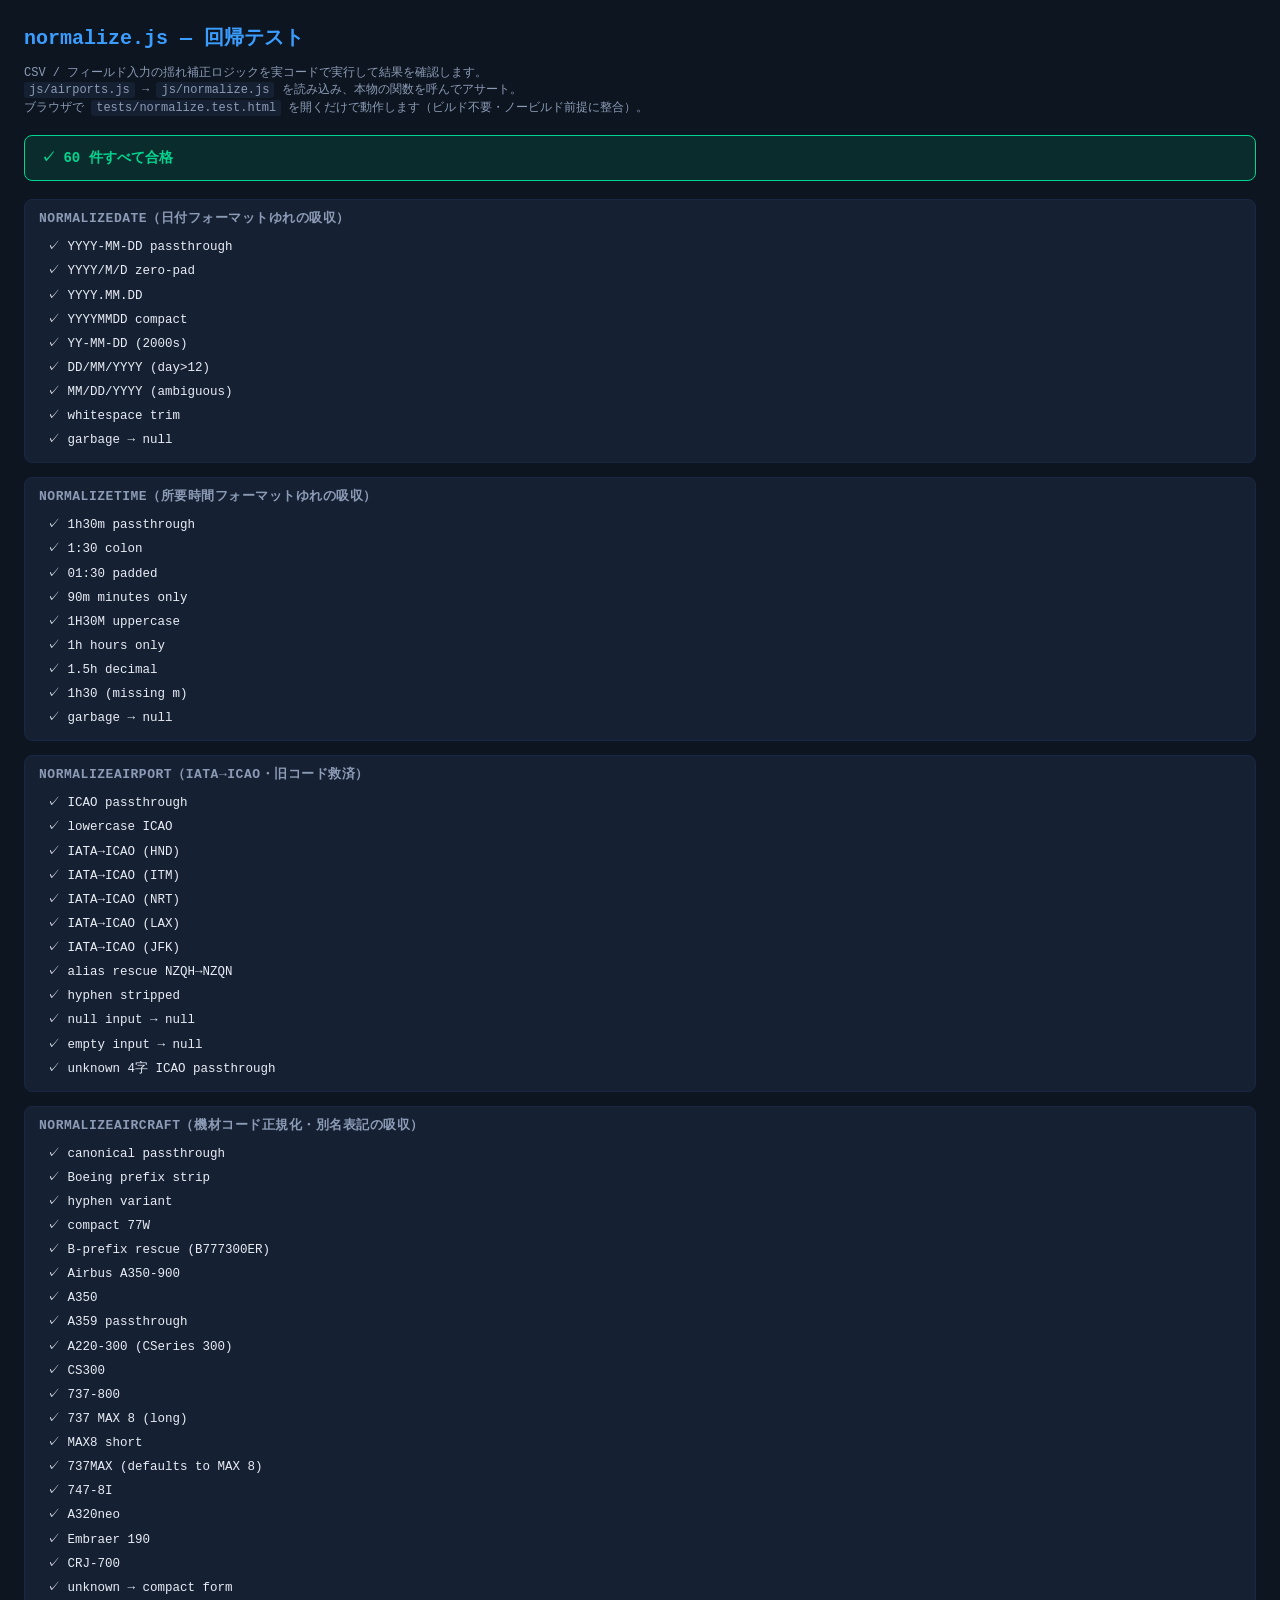
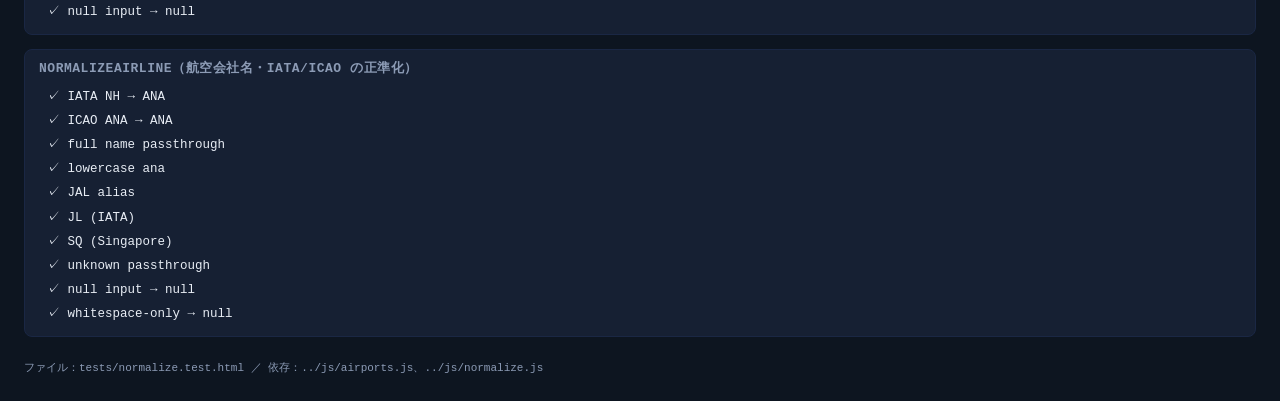
<file: tests/normalize.test.html>
<!DOCTYPE html>
<html lang="ja">
<head>
<meta charset="utf-8">
<title>normalize.js テスト</title>
<style>
  :root{
    --bg:#0d1520; --card:#162033; --border:#1a2744;
    --text:#e8edf5; --text-2:#8c9bb5; --accent:#3b9eff;
    --green:#00d68f; --red:#ff4d6a; --amber:#ffb020;
  }
  *{box-sizing:border-box;}
  body{font-family:ui-monospace,'JetBrains Mono',Menlo,monospace;background:var(--bg);color:var(--text);
       margin:0;padding:24px;line-height:1.45;}
  h1{color:var(--accent);font-size:20px;margin:0 0 4px;}
  .intro{color:var(--text-2);font-size:12px;margin-bottom:18px;}
  .intro code{background:var(--card);padding:1px 5px;border-radius:3px;}
  .summary{padding:12px 16px;border-radius:8px;font-weight:700;font-size:14px;margin:18px 0;}
  .summary.ok  {background:rgba(0,214,143,0.12);border:1px solid var(--green);color:var(--green);}
  .summary.fail{background:rgba(255,77,106,0.12);border:1px solid var(--red);  color:var(--red);}
  .group{margin:14px 0;background:var(--card);border:1px solid var(--border);border-radius:8px;
         padding:10px 14px;}
  .group h2{font-size:13px;color:var(--text-2);margin:0 0 6px;text-transform:uppercase;letter-spacing:0.04em;}
  .case{padding:3px 0;font-size:12.5px;border-left:3px solid transparent;padding-left:8px;margin-left:-3px;}
  .pass{color:var(--green);}
  .fail{color:var(--red);border-left-color:var(--red);background:rgba(255,77,106,0.06);}
  .label{color:var(--text);}
  .expected{color:var(--text-2);}
  .got{color:var(--amber);}
  .meta{color:var(--text-2);font-size:11px;margin-top:24px;}
</style>
</head>
<body>
<h1>normalize.js — 回帰テスト</h1>
<p class="intro">
  CSV / フィールド入力の揺れ補正ロジックを実コードで実行して結果を確認します。<br>
  <code>js/airports.js</code> → <code>js/normalize.js</code> を読み込み、本物の関数を呼んでアサート。<br>
  ブラウザで <code>tests/normalize.test.html</code> を開くだけで動作します（ビルド不要・ノービルド前提に整合）。
</p>
<div id="summary" class="summary"></div>
<div id="results"></div>
<div class="meta">ファイル：<code>tests/normalize.test.html</code> ／ 依存：<code>../js/airports.js</code>、<code>../js/normalize.js</code></div>

<!-- 実コードを読み込む（バージョンクエリ不要：file:// から手で開く前提） -->
<script src="../js/airports.js"></script>
<script src="../js/normalize.js"></script>

<script>
// =========================== ミニ assert ハーネス ===========================
// 依存追加なし。eq(label, actual, expected) で 1 ケース。group(name) でセクション切り替え。
// 最後に done() を呼ぶと合計をサマリーに表示。
let _passed = 0, _failed = 0;
let _currentGroup = null;

function group(name){
  const div = document.createElement('div');
  div.className = 'group';
  const h2 = document.createElement('h2');
  h2.textContent = name;
  div.appendChild(h2);
  document.getElementById('results').appendChild(div);
  _currentGroup = div;
}

function eq(label, actual, expected){
  const ok = (actual === expected) ||
             (Number.isNaN(actual) && Number.isNaN(expected));
  const row = document.createElement('div');
  row.className = 'case ' + (ok ? 'pass' : 'fail');
  if(ok){
    row.innerHTML = '<span class="label">✓ ' + escapeHtml(label) + '</span>';
    _passed++;
  } else {
    row.innerHTML = '<span class="label">✗ ' + escapeHtml(label) + '</span> ' +
                    '<span class="expected">expected ' + escapeHtml(JSON.stringify(expected)) + '</span> ' +
                    '<span class="got">got ' + escapeHtml(JSON.stringify(actual)) + '</span>';
    _failed++;
  }
  _currentGroup.appendChild(row);
}

function escapeHtml(s){
  return String(s).replace(/[&<>"']/g, ch => ({
    '&':'&amp;','<':'&lt;','>':'&gt;','"':'&quot;',"'":'&#39;'
  }[ch]));
}

function done(){
  const total = _passed + _failed;
  const sum = document.getElementById('summary');
  if(_failed === 0){
    sum.className = 'summary ok';
    sum.textContent = '✓ ' + total + ' 件すべて合格';
  } else {
    sum.className = 'summary fail';
    sum.textContent = '✗ ' + _failed + ' / ' + total + ' 件失敗';
  }
}

// ============================ テストケース ============================

// ---- normalizeDate ----
group('normalizeDate（日付フォーマットゆれの吸収）');
eq('YYYY-MM-DD passthrough',  normalizeDate('2025-06-01'), '2025-06-01');
eq('YYYY/M/D zero-pad',       normalizeDate('2025/6/1'),   '2025-06-01');
eq('YYYY.MM.DD',              normalizeDate('2025.06.01'), '2025-06-01');
eq('YYYYMMDD compact',        normalizeDate('20250601'),   '2025-06-01');
eq('YY-MM-DD (2000s)',        normalizeDate('25-06-01'),   '2025-06-01');
eq('DD/MM/YYYY (day>12)',     normalizeDate('25/06/2025'), '2025-06-25');
eq('MM/DD/YYYY (ambiguous)',  normalizeDate('06/01/2025'), '2025-06-01');
eq('whitespace trim',         normalizeDate('  2025-06-01  '), '2025-06-01');
eq('garbage → null',          normalizeDate('hello'),      null);

// ---- normalizeTime ----
group('normalizeTime（所要時間フォーマットゆれの吸収）');
eq('1h30m passthrough', normalizeTime('1h30m'),  '1h30m');
eq('1:30 colon',         normalizeTime('1:30'),   '1h30m');
eq('01:30 padded',       normalizeTime('01:30'),  '1h30m');
eq('90m minutes only',   normalizeTime('90m'),    '1h30m');
eq('1H30M uppercase',    normalizeTime('1H30M'),  '1h30m');
eq('1h hours only',      normalizeTime('1h'),     '1h00m');
eq('1.5h decimal',       normalizeTime('1.5h'),   '1h30m');
eq('1h30 (missing m)',   normalizeTime('1h30'),   '1h30m');
eq('garbage → null',     normalizeTime('hello'),  null);

// ---- normalizeAirport ----
group('normalizeAirport（IATA→ICAO・旧コード救済）');
eq('ICAO passthrough',       normalizeAirport('RJTT'), 'RJTT');
eq('lowercase ICAO',         normalizeAirport('rjtt'), 'RJTT');
eq('IATA→ICAO (HND)',        normalizeAirport('HND'),  'RJTT');
eq('IATA→ICAO (ITM)',        normalizeAirport('ITM'),  'RJOO');
eq('IATA→ICAO (NRT)',        normalizeAirport('NRT'),  'RJAA');
eq('IATA→ICAO (LAX)',        normalizeAirport('LAX'),  'KLAX');
eq('IATA→ICAO (JFK)',        normalizeAirport('JFK'),  'KJFK');
eq('alias rescue NZQH→NZQN', normalizeAirport('NZQH'), 'NZQN');
eq('hyphen stripped',        normalizeAirport('R-JTT'), 'RJTT');
eq('null input → null',      normalizeAirport(null), null);
eq('empty input → null',     normalizeAirport(''),   null);
eq('unknown 4字 ICAO passthrough', normalizeAirport('ZZZZ'), 'ZZZZ');

// ---- normalizeAircraft ----
group('normalizeAircraft（機材コード正規化・別名表記の吸収）');
eq('canonical passthrough',  normalizeAircraft('B77W'),             'B77W');
eq('Boeing prefix strip',    normalizeAircraft('Boeing 777-300ER'), 'B77W');
eq('hyphen variant',         normalizeAircraft('777-300ER'),        'B77W');
eq('compact 77W',            normalizeAircraft('77W'),              'B77W');
eq('B-prefix rescue (B777300ER)', normalizeAircraft('B777300ER'),   'B77W');
eq('Airbus A350-900',        normalizeAircraft('A350-900'),         'A359');
eq('A350',                   normalizeAircraft('A350'),             'A359');
eq('A359 passthrough',       normalizeAircraft('A359'),             'A359');
eq('A220-300 (CSeries 300)', normalizeAircraft('A220-300'),         'BCS3');
eq('CS300',                  normalizeAircraft('CS300'),            'BCS3');
eq('737-800',                normalizeAircraft('737-800'),          'B738');
eq('737 MAX 8 (long)',       normalizeAircraft('737MAX8'),          'B38M');
eq('MAX8 short',             normalizeAircraft('MAX8'),             'B38M');
eq('737MAX (defaults to MAX 8)', normalizeAircraft('737MAX'),       'B38M');
eq('747-8I',                 normalizeAircraft('747-8I'),           'B748');
eq('A320neo',                normalizeAircraft('A320neo'),          'A320');
eq('Embraer 190',            normalizeAircraft('EMB190'),           'E190');
eq('CRJ-700',                normalizeAircraft('CRJ-700'),          'CRJ7');
eq('unknown → compact form', normalizeAircraft('Foo-123'),          'FOO123');
eq('null input → null',      normalizeAircraft(null),               null);

// ---- normalizeAirline ----
group('normalizeAirline（航空会社名・IATA/ICAO の正準化）');
eq('IATA NH → ANA',          normalizeAirline('NH'),  'All Nippon Airways');
eq('ICAO ANA → ANA',         normalizeAirline('ANA'), 'All Nippon Airways');
eq('full name passthrough',  normalizeAirline('All Nippon Airways'), 'All Nippon Airways');
eq('lowercase ana',          normalizeAirline('ana'), 'All Nippon Airways');
eq('JAL alias',              normalizeAirline('JAL'), 'Japan Airlines');
eq('JL (IATA)',              normalizeAirline('JL'),  'Japan Airlines');
eq('SQ (Singapore)',         normalizeAirline('SQ'),  'Singapore Airlines');
eq('unknown passthrough',    normalizeAirline('My Custom Airline'), 'My Custom Airline');
eq('null input → null',      normalizeAirline(null), null);
eq('whitespace-only → null', normalizeAirline('   '), null);

done();
</script>
</body>
</html>
</file>
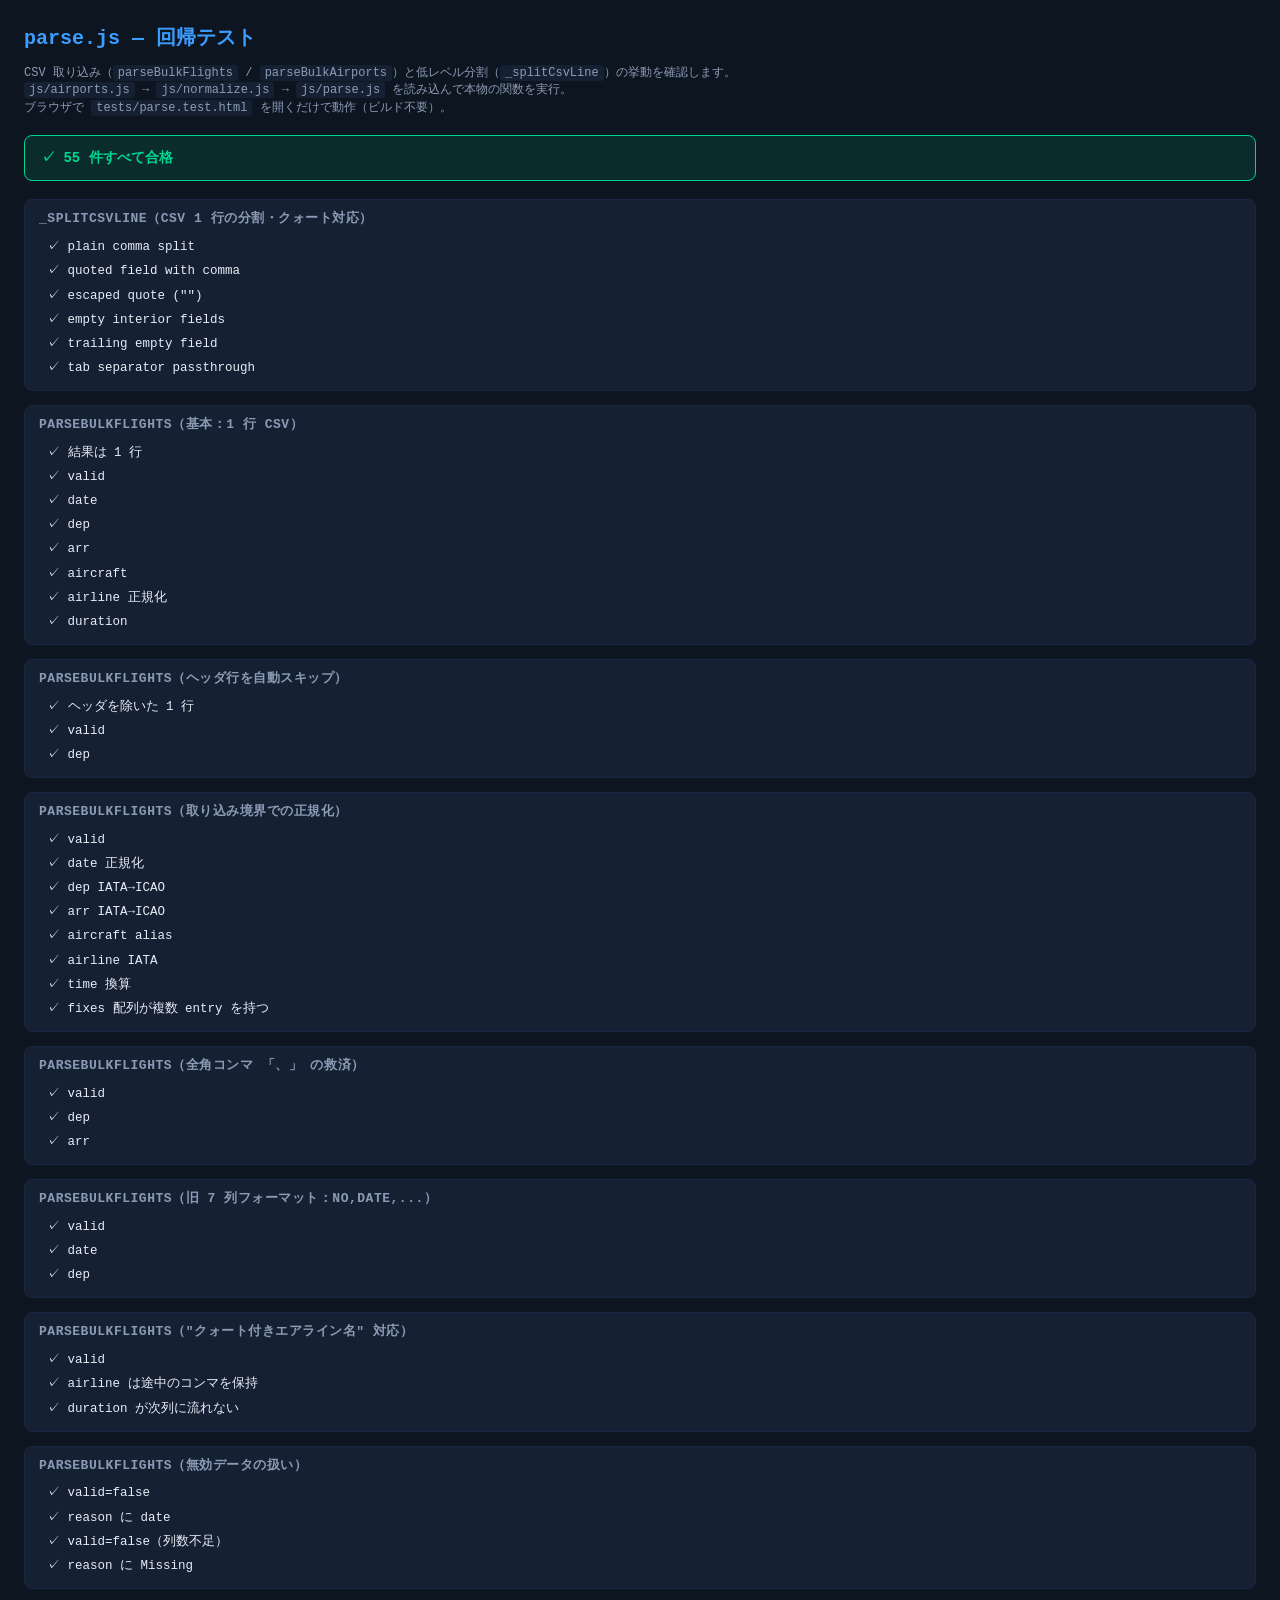
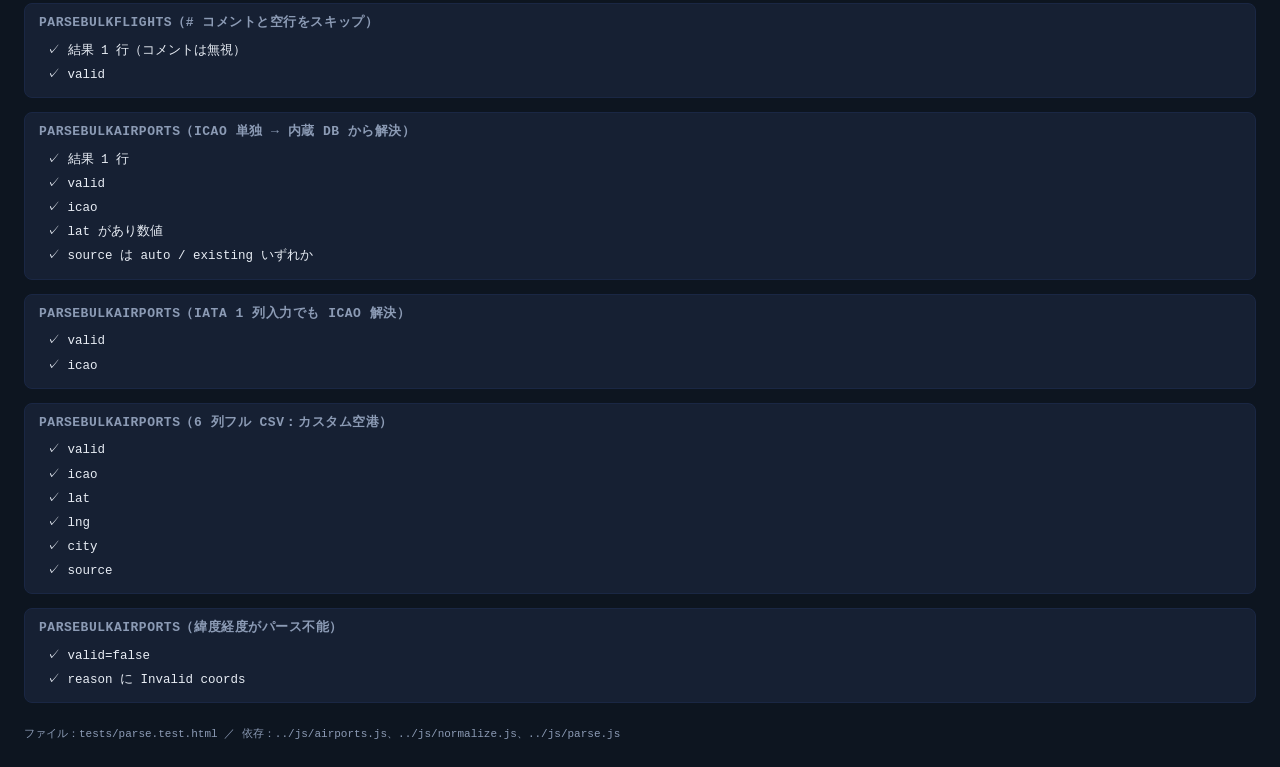
<file: tests/parse.test.html>
<!DOCTYPE html>
<html lang="ja">
<head>
<meta charset="utf-8">
<title>parse.js テスト</title>
<style>
  :root{
    --bg:#0d1520; --card:#162033; --border:#1a2744;
    --text:#e8edf5; --text-2:#8c9bb5; --accent:#3b9eff;
    --green:#00d68f; --red:#ff4d6a; --amber:#ffb020;
  }
  *{box-sizing:border-box;}
  body{font-family:ui-monospace,'JetBrains Mono',Menlo,monospace;background:var(--bg);color:var(--text);
       margin:0;padding:24px;line-height:1.45;}
  h1{color:var(--accent);font-size:20px;margin:0 0 4px;}
  .intro{color:var(--text-2);font-size:12px;margin-bottom:18px;}
  .intro code{background:var(--card);padding:1px 5px;border-radius:3px;}
  .summary{padding:12px 16px;border-radius:8px;font-weight:700;font-size:14px;margin:18px 0;}
  .summary.ok  {background:rgba(0,214,143,0.12);border:1px solid var(--green);color:var(--green);}
  .summary.fail{background:rgba(255,77,106,0.12);border:1px solid var(--red);  color:var(--red);}
  .group{margin:14px 0;background:var(--card);border:1px solid var(--border);border-radius:8px;
         padding:10px 14px;}
  .group h2{font-size:13px;color:var(--text-2);margin:0 0 6px;text-transform:uppercase;letter-spacing:0.04em;}
  .case{padding:3px 0;font-size:12.5px;border-left:3px solid transparent;padding-left:8px;margin-left:-3px;}
  .pass{color:var(--green);}
  .fail{color:var(--red);border-left-color:var(--red);background:rgba(255,77,106,0.06);}
  .label{color:var(--text);}
  .expected{color:var(--text-2);}
  .got{color:var(--amber);}
  .meta{color:var(--text-2);font-size:11px;margin-top:24px;}
</style>
</head>
<body>
<h1>parse.js — 回帰テスト</h1>
<p class="intro">
  CSV 取り込み（<code>parseBulkFlights</code> / <code>parseBulkAirports</code>）と低レベル分割（<code>_splitCsvLine</code>）の挙動を確認します。<br>
  <code>js/airports.js</code> → <code>js/normalize.js</code> → <code>js/parse.js</code> を読み込んで本物の関数を実行。<br>
  ブラウザで <code>tests/parse.test.html</code> を開くだけで動作（ビルド不要）。
</p>
<div id="summary" class="summary"></div>
<div id="results"></div>
<div class="meta">ファイル：<code>tests/parse.test.html</code> ／ 依存：<code>../js/airports.js</code>、<code>../js/normalize.js</code>、<code>../js/parse.js</code></div>

<!-- 実コードを読み込む -->
<script src="../js/airports.js"></script>
<script src="../js/normalize.js"></script>
<script src="../js/parse.js"></script>

<script>
// =========================== ミニ assert ハーネス ===========================
// normalize.test.html と同じ仕組み。プリミティブは eq、配列は arrEq で比較。
let _passed = 0, _failed = 0;
let _currentGroup = null;

function group(name){
  const div = document.createElement('div');
  div.className = 'group';
  const h2 = document.createElement('h2');
  h2.textContent = name;
  div.appendChild(h2);
  document.getElementById('results').appendChild(div);
  _currentGroup = div;
}

function eq(label, actual, expected){
  const ok = (actual === expected) ||
             (Number.isNaN(actual) && Number.isNaN(expected));
  _record(label, ok, actual, expected);
}

// 配列 / オブジェクトの shallow 比較は JSON.stringify でカバー（順序依存に注意）
function arrEq(label, actual, expected){
  const ok = JSON.stringify(actual) === JSON.stringify(expected);
  _record(label, ok, actual, expected);
}

function _record(label, ok, actual, expected){
  const row = document.createElement('div');
  row.className = 'case ' + (ok ? 'pass' : 'fail');
  if(ok){
    row.innerHTML = '<span class="label">✓ ' + escapeHtml(label) + '</span>';
    _passed++;
  } else {
    row.innerHTML = '<span class="label">✗ ' + escapeHtml(label) + '</span> ' +
                    '<span class="expected">expected ' + escapeHtml(JSON.stringify(expected)) + '</span> ' +
                    '<span class="got">got ' + escapeHtml(JSON.stringify(actual)) + '</span>';
    _failed++;
  }
  _currentGroup.appendChild(row);
}

function escapeHtml(s){
  return String(s).replace(/[&<>"']/g, ch => ({
    '&':'&amp;','<':'&lt;','>':'&gt;','"':'&quot;',"'":'&#39;'
  }[ch]));
}

function done(){
  const total = _passed + _failed;
  const sum = document.getElementById('summary');
  if(_failed === 0){
    sum.className = 'summary ok';
    sum.textContent = '✓ ' + total + ' 件すべて合格';
  } else {
    sum.className = 'summary fail';
    sum.textContent = '✗ ' + _failed + ' / ' + total + ' 件失敗';
  }
}

// ============================ テストケース ============================

// ---- _splitCsvLine ----（クォート / エスケープ / 全角コンマ）
group('_splitCsvLine（CSV 1 行の分割・クォート対応）');
arrEq('plain comma split',         _splitCsvLine('a,b,c', ','),       ['a','b','c']);
arrEq('quoted field with comma',   _splitCsvLine('a,"b,c",d', ','),   ['a','b,c','d']);
arrEq('escaped quote ("")',        _splitCsvLine('"a""b",c', ','),    ['a"b','c']);
arrEq('empty interior fields',     _splitCsvLine('a,,c', ','),        ['a','','c']);
arrEq('trailing empty field',      _splitCsvLine('a,b,', ','),        ['a','b','']);
arrEq('tab separator passthrough', _splitCsvLine('a\tb\tc', '\t'),    ['a','b','c']);

// ---- parseBulkFlights ---- 単純な happy path
group('parseBulkFlights（基本：1 行 CSV）');
{
  const r = parseBulkFlights('2025-06-01,RJTT,RJOO,B772,ANA,1h30m');
  eq('結果は 1 行',     r.length, 1);
  eq('valid',           r[0].valid, true);
  eq('date',            r[0].date, '2025-06-01');
  eq('dep',             r[0].dep,  'RJTT');
  eq('arr',             r[0].arr,  'RJOO');
  eq('aircraft',        r[0].ac,   'B772');
  eq('airline 正規化', r[0].al,   'All Nippon Airways');
  eq('duration',        r[0].t,    '1h30m');
}

// ヘッダ行検出
group('parseBulkFlights（ヘッダ行を自動スキップ）');
{
  const csv = 'date,dep,arr,aircraft,airline,duration\n' +
              '2025-06-01,RJTT,RJOO,B772,ANA,1h30m';
  const r = parseBulkFlights(csv);
  eq('ヘッダを除いた 1 行', r.length, 1);
  eq('valid',               r[0].valid, true);
  eq('dep',                 r[0].dep, 'RJTT');
}

// 正規化が走るケース（日付・IATA・機材・エアライン）
group('parseBulkFlights（取り込み境界での正規化）');
{
  const r = parseBulkFlights('2025/6/1,HND,ITM,777-300ER,NH,90m');
  eq('valid',          r[0].valid, true);
  eq('date 正規化',   r[0].date, '2025-06-01');
  eq('dep IATA→ICAO', r[0].dep,  'RJTT');
  eq('arr IATA→ICAO', r[0].arr,  'RJOO');
  eq('aircraft alias', r[0].ac,   'B77W');
  eq('airline IATA',   r[0].al,   'All Nippon Airways');
  eq('time 換算',      r[0].t,    '1h30m');
  eq('fixes 配列が複数 entry を持つ', r[0].fixes.length >= 5, true);
}

// 全角コンマ（、）混入を救済
group('parseBulkFlights（全角コンマ 「、」 の救済）');
{
  const r = parseBulkFlights('2025-06-01、RJTT、RJOO、B772、ANA、1h30m');
  eq('valid',  r[0].valid, true);
  eq('dep',    r[0].dep,   'RJTT');
  eq('arr',    r[0].arr,   'RJOO');
}

// レガシー 7 列フォーマット（先頭に No 列）
group('parseBulkFlights（旧 7 列フォーマット：No,date,...）');
{
  const r = parseBulkFlights('1,2025-06-01,RJTT,RJOO,B772,ANA,1h30m');
  eq('valid',  r[0].valid, true);
  eq('date',   r[0].date,  '2025-06-01');
  eq('dep',    r[0].dep,   'RJTT');
}

// クォートで囲まれたエアライン（コンマ含む）
group('parseBulkFlights（"クォート付きエアライン名" 対応）');
{
  const r = parseBulkFlights('2025-06-01,RJTT,RJOO,B772,"Singapore Airlines, Ltd",1h30m');
  eq('valid',     r[0].valid, true);
  eq('airline は途中のコンマを保持', r[0].al, 'Singapore Airlines, Ltd');
  eq('duration が次列に流れない',   r[0].t,  '1h30m');
}

// 無効データ：パース不能な日付
group('parseBulkFlights（無効データの扱い）');
{
  const r = parseBulkFlights('hello,RJTT,RJOO,B772,ANA,1h30m');
  eq('valid=false',      r[0].valid, false);
  eq('reason に date',   /date/i.test(r[0].reason || ''), true);
}
{
  const r = parseBulkFlights('2025-06-01,RJTT,RJOO,B772');  // 列数不足
  eq('valid=false（列数不足）', r[0].valid, false);
  eq('reason に Missing',       /Missing/i.test(r[0].reason || ''), true);
}

// コメント行 / 空行のスキップ
group('parseBulkFlights（# コメントと空行をスキップ）');
{
  const csv = '# IF_FlightLog v1\n' +
              '\n' +
              '# date,dep,arr,...\n' +
              '2025-06-01,RJTT,RJOO,B772,ANA,1h30m';
  const r = parseBulkFlights(csv);
  eq('結果 1 行（コメントは無視）', r.length, 1);
  eq('valid',                       r[0].valid, true);
}

// ---- parseBulkAirports ---- ICAO 1 列で DB 自動解決
group('parseBulkAirports（ICAO 単独 → 内蔵 DB から解決）');
{
  const r = parseBulkAirports('RJTT');
  eq('結果 1 行',     r.length, 1);
  eq('valid',         r[0].valid, true);
  eq('icao',          r[0].icao, 'RJTT');
  eq('lat があり数値', typeof r[0].lat === 'number', true);
  eq('source は auto / existing いずれか',
     r[0].source === 'auto' || r[0].source === 'existing', true);
}

// ---- parseBulkAirports ---- IATA 1 列でも解決
group('parseBulkAirports（IATA 1 列入力でも ICAO 解決）');
{
  const r = parseBulkAirports('HND');
  eq('valid', r[0].valid, true);
  eq('icao',  r[0].icao,  'RJTT');
}

// ---- parseBulkAirports ---- 完全 CSV（カスタム空港）
group('parseBulkAirports（6 列フル CSV：カスタム空港）');
{
  const r = parseBulkAirports('ZZZZ,35.0,135.0,Foo City,Japan,Asia');
  eq('valid',   r[0].valid, true);
  eq('icao',    r[0].icao, 'ZZZZ');
  eq('lat',     r[0].lat,  35.0);
  eq('lng',     r[0].lng,  135.0);
  eq('city',    r[0].city, 'Foo City');
  eq('source',  r[0].source, 'manual');
}

// ---- parseBulkAirports ---- 無効座標
group('parseBulkAirports（緯度経度がパース不能）');
{
  const r = parseBulkAirports('ZZZZ,abc,def,Foo,Japan,Asia');
  eq('valid=false', r[0].valid, false);
  eq('reason に Invalid coords', /coords/i.test(r[0].reason || ''), true);
}

done();
</script>
</body>
</html>
</file>
